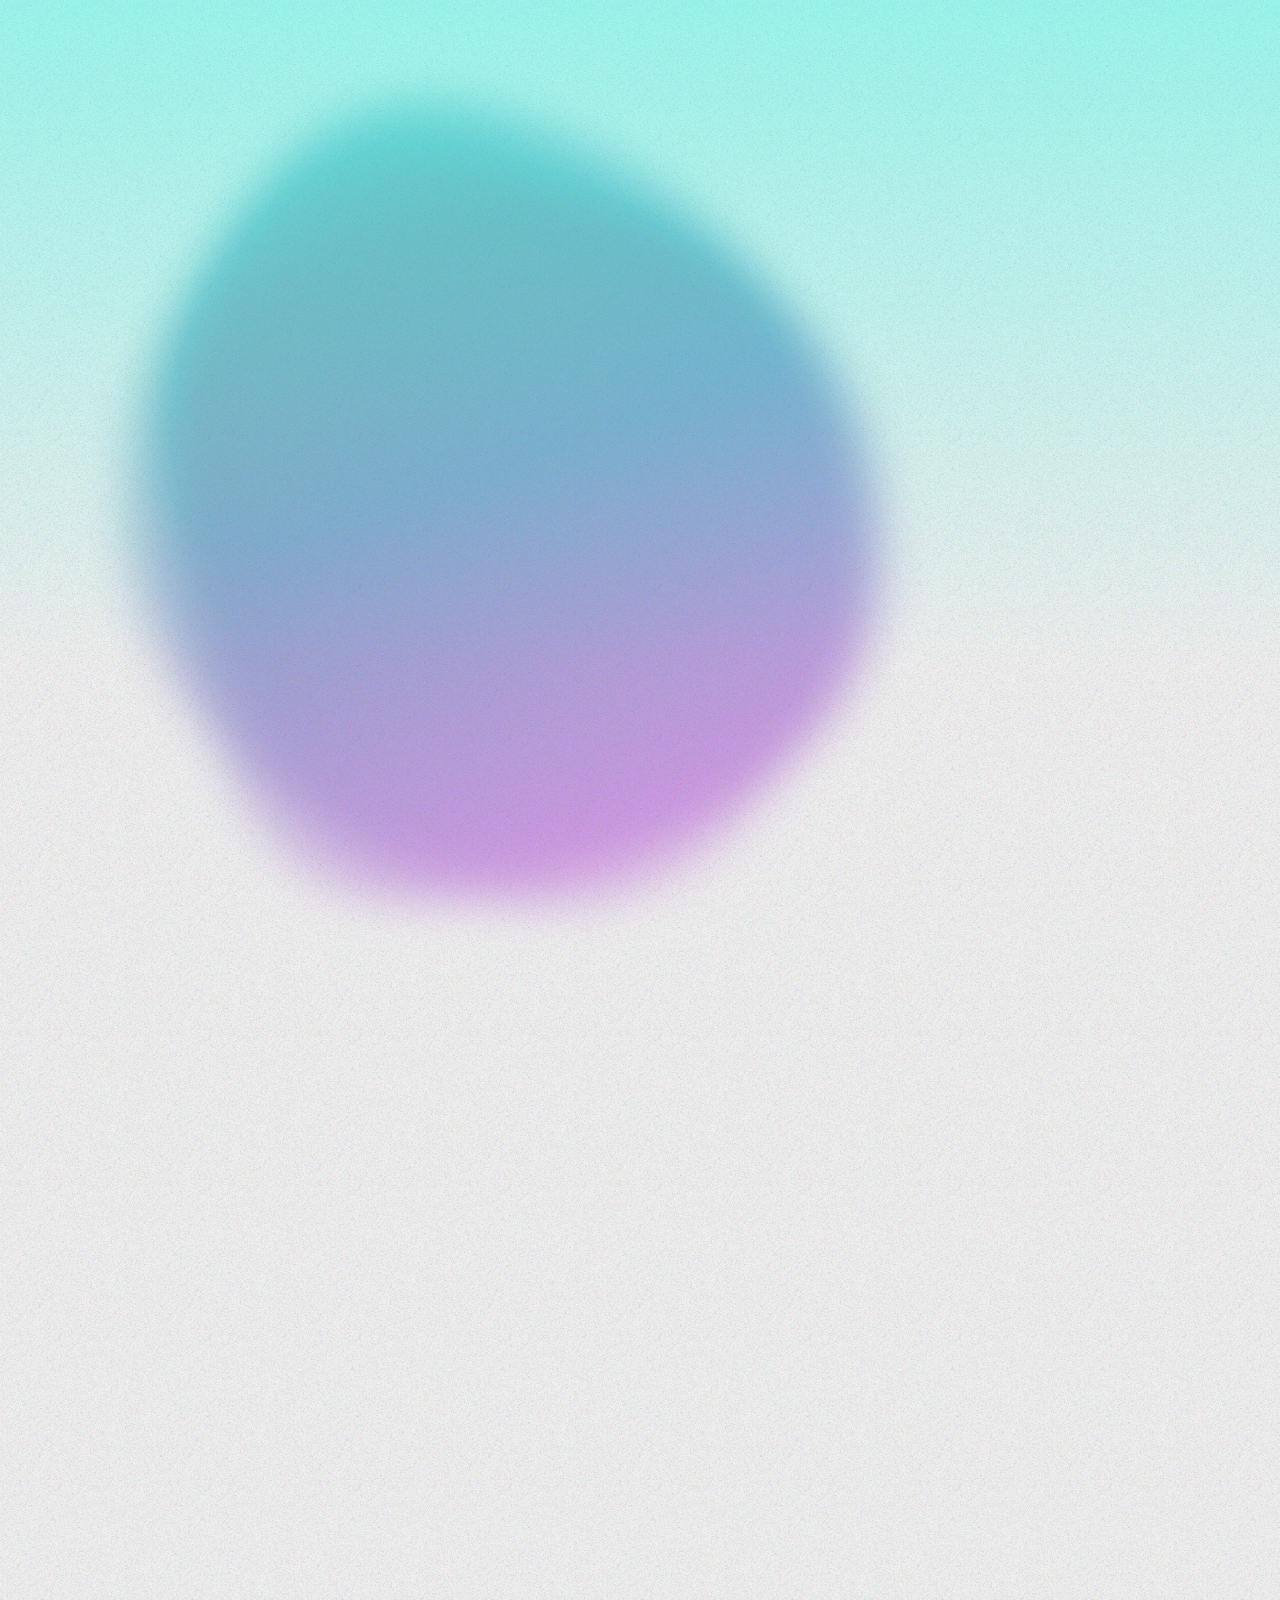
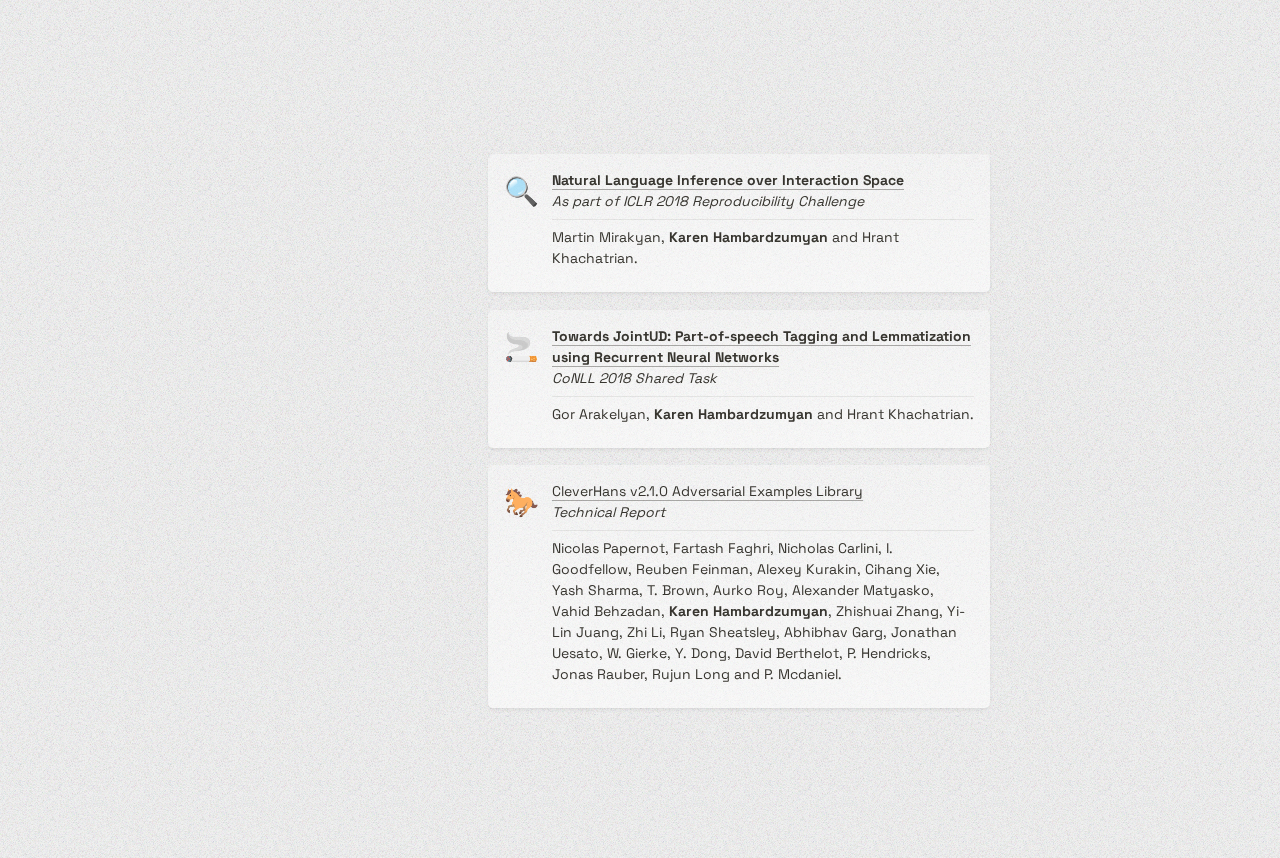
<file: index.html>
<!DOCTYPE html>
<html>
<head>
  <!-- Google tag (gtag.js) -->
  <script async src="https://www.googletagmanager.com/gtag/js?id=G-D3QLKN5TDM"></script>
  <script>
    window.dataLayer = window.dataLayer || [];
    function gtag(){dataLayer.push(arguments);}
    gtag('js', new Date());

    gtag('config', 'G-D3QLKN5TDM');
  </script>
  <meta http-equiv="Content-Type" content="text/html; charset=utf-8" />
  <title>Karen Hambardzumyan / mahnerak</title>
  <link rel="stylesheet" href="base.css">
  <link rel="stylesheet" href="https://fonts.googleapis.com/css2?family=Space+Mono&display=swap">
  <link rel="stylesheet" href="https://fonts.googleapis.com/css2?family=Space+Grotesk:wght@300;400;500;600;700&display=swap">
  <link rel="stylesheet" href="styles.css">
</head>
<body>
  <div class="xpage">
    <article class="page sans">
      <header>
        <div class="page-header-icon _00 s">
          <img class="icon" src="circle-avatar.png" />
        </div>
        <h1 class="page-title _01 s">Karen Hambardzumyan / mahnerak</h1>
        <p class="page-description"></p>
      </header>
      <div class="page-body">
        <div>
          <h3 class="_02 s">
            PhD Student @ FAIR (Meta) and UCL NLP (University College London)
          </h3>
          <h3 class="_03 s">
            Supervised by amazing <a href="https://lena-voita.github.io/">Lena Voita</a> and <a
              href="https://pontus.stenetorp.se/">Pontus Stenetorp</a>
          </h3>
          <br>
          <h3 class="_04 s">
            Primary Maintainer of <a href="https://github.com/aimhubio/aim">Aim</a>
          </h3>
          <h3 class="_05 s">
            Ex: <a href="https://yerevann.com">YerevaNN</a>, <a href="https://www.isi.edu/">USC ISI</a>, <a
              href="https://ysu.am">Yerevan State University</a>
          </h3>
        </div>
        <div class="column-list">
          <div style="width:25%" class="column">

            
            <h3 class="_06 s">Links</h3>
            <div class="_07 s">
              <p>
                <a href="#"><span id="email">········@·····.···</span><script>const initialEmail="········@·····.···";let currentEmail="········@·····.···";const actions=[{position:3,char:"i",after:"@"},{position:6,char:"a"},{position:5,char:"r"},{position:4,char:"l",after:"@"},{position:1,char:"o",after:"."},{position:2,char:"a",after:"@"},{position:1,char:"a"},{position:0,char:"g",after:"@"},{position:0,char:"c",after:"."},{position:7,char:"k"},{position:1,char:"m",after:"@"},{position:3,char:"n"},{position:2,char:"m",after:"."},{position:4,char:"e"},{position:0,char:"m"},{position:2,char:"h"}];function updateEmail(i){let t=currentEmail.split(/[@.]/),a;a="@"===i.after?t[1]:"."===i.after?t[2]:t[0];let o=a.slice(0,i.position)+i.char+a.slice(i.position+1);"@"===i.after?t[1]=o:"."===i.after?t[2]=o:t[0]=o,currentEmail=t[0]+"@"+t[1]+"."+t[2],document.getElementById("email").innerHTML=currentEmail,document.getElementById("email").href="mailto:"+currentEmail}function runActions(){actions.forEach((i,t)=>{setTimeout(()=>{updateEmail(i)},400*t)})}runActions();</script></a>
              </p>
              <hr />
              <p>
                <a href="https://github.com/mahnerak">GitHub</a>
              </p>
              <p>
                <a href="https://scholar.google.com/citations?user=V3JjNJ0AAAAJ&amp;hl=en">Google Scholar</a>
              </p>
              <p>
                <a href="https://www.semanticscholar.org/author/Karen-Hambardzumyan/5641536">Semantic Scholar</a>
              </p>
              <p>
                <a href="https://twitter.com/mahnerak">Twitter</a>
              </p>
            </div>


            <h3 class="_08 s">Résumé</h3>
            <div class="_09 s">
              <p>(not up-to-date)
                <a href="https://drive.google.com/file/d/1vNh7pkfG14PjJ4I0Ty3IaM1p6VeI9wJP">mahnerak-CV.pdf</a>
              </p>
            </div>


            <h3 class="_10 s">Skills</h3>
            <div class="_11 s">
              <ul class="bulleted-list">
                <li style="list-style-type:disc">Algorithms and Data Structures,</li>
              </ul>
              <ul class="bulleted-list">
                <li style="list-style-type:disc">Python, C, C++, Javascript,</li>
              </ul>
              <ul class="bulleted-list">
                <li style="list-style-type:disc">Machine Learning, Neural Networks, Natural Language Processing,</li>
              </ul>
              <ul class="bulleted-list">
                <li style="list-style-type:disc">Relation Extraction, Event Extraction, Distant Supervision,</li>
              </ul>
              <ul class="bulleted-list">
                <li style="list-style-type:disc">Neural Machine Translation, Language Generation,</li>
              </ul>
              <ul class="bulleted-list">
                <li style="list-style-type:disc">PyTorch, AllenNLP, FairSeq, Tensorflow, Keras</li>
              </ul>
            </div>
          </div>

          <div style="width:75%" class="column">
            <h3 class="_07 s">Research</h3>

            <figure class="block-color-gray_background callout _08 s" style="display:flex">
              <span class="icon">💂</span>
              <div>
                <strong>
                    <a href="https://arxiv.org/abs/2409.20089">Robust LLM safeguarding via refusal feature adversarial training</a>
                </strong>
                  <br />
                <em>Preprint</em>
                  <hr />
                <p>Lei Yu, Virginie Do, <strong>Karen Hambardzumyan</strong>, Nicola Cancedda </p>
              </div>
            </figure>

            <figure class="block-color-gray_background callout _08 s" style="display:flex" id="5b8e18a7-62dc-44d1-a462-70dbecd3df14">
              <span class="icon">🔬</span>
              <div>
                <strong>
                    <a href="https://arxiv.org/abs/2404.07004">LM Transparency Tool: Interactive Tool for Analyzing Transformer Language Models</a>
                </strong>
                  <br />
                <em>ACL 2024 Demo Track</em>
                  <hr />
                <p>Igor Tufanov, <strong>Karen Hambardzumyan</strong>, Javier Ferrando, Elena Voita </p>
              </div>
            </figure>

            <figure class="block-color-gray_background callout _09 s" style="display:flex" id="3fe05fa8-58cd-4d8b-abc7-7a7408c2416f">
              <span class="icon">📈</span>
              <div>
                <strong>
                  <a href="https://arxiv.org/abs/2301.03728">Scaling Laws for Generative Mixed-Modal Language Models</a>
                </strong>
                  <br/>
                <em>ICML 2023</em>
                  <hr />
                  <p>Armen Aghajanyan, Lili Yu, Alexis Conneau, Wei-Ning Hsu, <strong>Karen Hambardzumyan</strong>, Susan Zhang, Stephen Roller, Naman Goyal, Omer Levy, Luke Zettlemoyer </p>
              </div>
            </figure>

            <figure class="block-color-gray_background callout _10 s" style="display:flex" id="fb679435-4d89-4304-b4da-fc71bdbd7211">
              <span class="icon">🧫</span>
              <div>
                <strong>
                    <a href="https://arxiv.org/abs/2211.16349">BARTSmiles: Generative Masked Language Models for Molecular Representations</a>
                </strong>
                  <br />
                <em>Journal of Chemical Information and Modeling</em>
                  <hr />
                  <p>Gayane Chilingaryan, Hovhannes Tamoyan, Ani Tevosyan, Nelly Babayan, Lusine Khondkaryan, <strong>Karen Hambardzumyan</strong>, Zaven Navoyan, Hrant Khachatrian, Armen Aghajanyan </p>
              </div>
            </figure>

            <figure class="block-color-gray_background callout _11 s" style="display:flex" id="90db0adb-b0fc-4170-b9fb-64dd42090de7">
              <span class="icon">🌀</span>
              <div>
                <a href="https://mahnerak.com/WARP">
                  <strong>WARP: Word-level Adversarial ReProgramming</strong>
                </a>
                  <br />
                <em>ACL 2021</em>
                  <hr />
                <p>
                  <strong>Karen Hambardzumyan</strong>, Hrant Khachatrian and Jonathan May
                </p>
              </div>
            </figure>

            <figure class="block-color-gray_background callout _12 s" style="display:flex" id="1ce86a7d-73bd-4866-9e48-97e35957669a">
              <span class="icon">🉐</span>
              <div>
                <strong>
                    <a href="https://www.google.com/url?client=internal-element-cse&amp;cx=000299513257099441687:fkkgoogvtaw&amp;q=https://www.aclweb.org/anthology/2020.wmt-1.88/&amp;sa=U&amp;ved=2ahUKEwiGz4zg2ojxAhXkCmMBHZVMCegQFjACegQIAxAB&amp;usg=AOvVaw2L7CqAbYAP-15SMQW0Qzvh">YerevaNN&#x27;s Systems for WMT20 Biomedical Translation Task: The Effect of Fixing Misaligned Sentence Pairs</a>
                </strong>
                  <br />
                <em>WMT 2020 Shared Task Winner</em>
                  <hr />
                <p>
                  <strong>Karen Hambardzumyan</strong>, Hovhannes Tamoyan and Hrant Khachatrian
                </p>
              </div>
            </figure>

            <figure class="block-color-gray_background callout _13 s" style="display:flex" id="1c188799-1ad2-4f8a-af6c-7cdaec634fb0">
              <span class="icon">🧬</span>
              <div>
                <strong>
                    <a href="https://www.google.com/url?client=internal-element-cse&amp;cx=000299513257099441687:fkkgoogvtaw&amp;q=https://www.aclweb.org/anthology/W19-5019&amp;sa=U&amp;ved=2ahUKEwiGz4zg2ojxAhXkCmMBHZVMCegQFjADegQIAhAB&amp;usg=AOvVaw3XHmBmOIgflQqK-k2QXnkQ">BioRelEx 1.0: Biological Relation Extraction Benchmark</a>
                </strong>
                  <br />
                <em>BioNLP 2019 Workshop @ ACL</em>
                  <hr />
                  <p>Hrant Khachatrian, Lilit Nersisyan, <strong>Karen Hambardzumyan</strong>, Tigran Galstyan, Anna Hakobyan, Arsen Arakelyan, Andrey Rzhetsky and Aram Galstyan </p>
              </div>
            </figure>

            <figure class="block-color-gray_background callout _14s" style="display:flex" id="bf3c2526-96b4-4180-a4b9-8e0cbf2fe041">
              <span class="icon">🔍</span>
              <div>
                <strong>
                  <a href="https://arxiv.org/abs/1802.03198">Natural Language Inference over Interaction Space</a>
                </strong>
                  <br />
                <em>As part of ICLR 2018 Reproducibility Challenge</em>
                  <hr />
                <p>Martin Mirakyan, <strong>Karen Hambardzumyan</strong> and Hrant Khachatrian. </p>
              </div>
            </figure>

            <figure class="block-color-gray_background callout _15s" style="display:flex" id="01295662-4d86-4ff0-99e3-bcbc29bb76a2">
              <span class="icon">🚬</span>
              <div>
                <strong>
                    <a href="https://www.google.com/url?client=internal-element-cse&amp;cx=000299513257099441687:fkkgoogvtaw&amp;q=https://www.aclweb.org/anthology/K18-2018/&amp;sa=U&amp;ved=2ahUKEwiGz4zg2ojxAhXkCmMBHZVMCegQFjABegQICRAB&amp;usg=AOvVaw37dIOZp4M-frY03puJ3fkH">Towards JointUD: Part-of-speech Tagging and Lemmatization using Recurrent Neural Networks</a>
                </strong>
                  <br />
                <em>CoNLL 2018 Shared Task</em>
                  <hr />
                <p>Gor Arakelyan, <strong>Karen Hambardzumyan</strong> and Hrant Khachatrian. </p>
              </div>
            </figure>

            <figure class="block-color-gray_background callout _16s" style="display:flex" id="5ab432c5-343c-4f00-8e34-ca4c204dd204">
              <span class="icon">🐎</span>
              <div>
                <a href="https://arxiv.org/abs/1610.00768">CleverHans v2.1.0 Adversarial Examples Library</a>
                  <br />
                <em>Technical Report</em>
                  <hr />
                  <p>Nicolas Papernot, Fartash Faghri, Nicholas Carlini, I. Goodfellow, Reuben Feinman, Alexey Kurakin, Cihang Xie, Yash Sharma, T. Brown, Aurko Roy, Alexander Matyasko, Vahid Behzadan, <strong>Karen Hambardzumyan</strong>, Zhishuai Zhang, Yi-Lin Juang, Zhi Li, Ryan Sheatsley, Abhibhav Garg, Jonathan Uesato, W. Gierke, Y. Dong, David Berthelot, P. Hendricks, Jonas Rauber, Rujun Long and P. Mcdaniel. </p>
              </div>
            </figure>

          </div>
        </div>
      </div>
    </article>

  </div>
</body>
</html>
</file>
<file: base.css>
*,html{-webkit-print-color-adjust:exact}body,td,th{line-height:1.5}figcaption,p>.user,time{opacity:.5}.selected-value,td>.user,td>time{white-space:nowrap}figcaption,p{margin-top:.5em}.image,.text-icon{text-align:center}.code-wrap,.source{word-break:break-all}.checkbox,.icon{vertical-align:text-bottom}*{box-sizing:border-box}body,html{margin:0;padding:0}@media only screen{body{margin:2em auto;max-width:900px;color:#37352f}}body{white-space:pre-wrap}a,a.visited{color:inherit;text-decoration:underline}.pdf-relative-link-path{font-size:80%;color:#444}h1,h2,h3{letter-spacing:-.01em;line-height:1.2;font-weight:600;margin-bottom:0}.page-title{font-size:2.5rem;font-weight:700;margin-top:0;margin-bottom:.75em}.collection-content,.simple-table{font-size:.875rem}.link-to-page,.simple-table-header{font-weight:500}h1{font-size:1.875rem;margin-top:1.875rem}h2{font-size:1.5rem;margin-top:1.5rem}h3{font-size:1.25rem;margin-top:1.25rem}.source{border:1px solid #ddd;border-radius:3px;padding:1.5em}.callout{border-radius:3px;padding:1rem}figure{margin:1.25em 0;page-break-inside:avoid}figcaption{font-size:85%}mark{background-color:transparent}.code>code,hr{background:0 0}.indented{padding-left:1.5em}hr{display:block;width:100%;height:1px;visibility:visible;border:none;border-bottom:1px solid rgba(55,53,47,.09)}img{max-width:100%}@media only print{img{max-height:100vh;object-fit:contain}}@page{margin:1in}.column-list{display:flex;justify-content:space-between}.column{padding:0 1em}.column:first-child{padding-left:0}.column:last-child{padding-right:0}.table_of_contents-item{display:block;font-size:.875rem;line-height:1.3;padding:.125rem}.collection-title,.icon,.selected-value{display:inline-block}.table_of_contents-indent-1{margin-left:1.5rem}.table_of_contents-indent-2{margin-left:3rem}.table_of_contents-indent-3{margin-left:4.5rem}.table_of_contents-link{text-decoration:none;opacity:.7;border-bottom:1px solid rgba(55,53,47,.18)}table,td,th{border:1px solid rgba(55,53,47,.09);border-collapse:collapse}.page-header-icon img,.selected-value,img.icon{border-radius:3px}table{border-left:none;border-right:none}td,th{font-weight:400;padding:.25em .5em;min-height:1.5em;text-align:left}th{color:rgba(55,53,47,.6)}ol,ul{margin:0;margin-block-start:0.6em;margin-block-end:0.6em}li>ol:first-child,li>ul:first-child{margin-block-start:0.6em}ul>li{list-style:disc;padding-left:.1em}ul.to-do-list{padding-inline-start:0}ul.to-do-list>li,ul.toggle>li{list-style:none}.to-do-children-checked{text-decoration:line-through;opacity:.375}.bookmark,.icon{text-decoration:none}ul{padding-inline-start:1.7em}ol{padding-inline-start:1.6em}ol>li{padding-left:.2em}.mono ol{padding-inline-start:2em}.mono ol>li{text-indent:-.4em}.toggle{padding-inline-start:0em;list-style-type:none}.toggle>li>details{padding-left:1.7em}.toggle>li>details>summary{margin-left:-1.1em}.selected-value{padding:0 .5em;background:rgba(206,205,202,.5);margin-right:.5em;margin-top:.3em;margin-bottom:.3em}.collection-title{margin-right:1em}.page-description{margin-bottom:2em}.simple-table{margin-top:1em;empty-cells:show}.simple-table td,.simple-table th{height:29px;min-width:120px}.simple-table-header-color{background:#f7f6f3;color:#000}.icon{max-width:1.2em;max-height:1.2em;margin-right:.5em}.user-icon{width:1.5em;height:1.5em;border-radius:100%;margin-right:.5rem}.user-icon-inner{font-size:.8em}.text-icon{border:1px solid #000}.image,.link-to-page{border:none;padding:0}.page-cover-image{display:block;object-fit:cover;width:100%;max-height:30vh}.page-header-icon{font-size:3rem;margin-bottom:1rem}.page-header-icon-with-cover{margin-top:-.72em;margin-left:.07em}.link-to-page{margin:1em 0}input[type=checkbox]{transform:scale(1.5);margin-right:.6em;vertical-align:middle}p{margin-bottom:.5em}.image{margin:1.5em 0;border-radius:0}.code,code{background:rgba(135,131,120,.15);border-radius:3px;padding:.2em .4em;font-size:85%;tab-size:2}code{color:#eb5757}.code{padding:1.5em 1em}.code-wrap{white-space:pre-wrap}.code>code{padding:0;font-size:100%;color:inherit}blockquote{font-size:1.25em;margin:1em 0;padding-left:1em;border-left:3px solid #37352f}.bookmark{max-height:8em;padding:0;display:flex;width:100%;align-items:stretch}.bookmark-title{font-size:.85em;overflow:hidden;text-overflow:ellipsis;height:1.75em;white-space:nowrap}.bookmark-text{display:flex;flex-direction:column}.bookmark-info{flex:4 1 180px;padding:12px 14px 14px;display:flex;flex-direction:column;justify-content:space-between}.bookmark-image{width:33%;flex:1 1 180px;display:block;position:relative;object-fit:cover;border-radius:1px}.bookmark-description{color:rgba(55,53,47,.6);font-size:.75em;overflow:hidden;max-height:4.5em;word-break:break-word}.bookmark-href{font-size:.75em;margin-top:.25em}.sans{font-family:ui-sans-serif,-apple-system,BlinkMacSystemFont,"Segoe UI Variable Display","Segoe UI",Helvetica,"Apple Color Emoji",Arial,sans-serif,"Segoe UI Emoji","Segoe UI Symbol"}.code{font-family:SFMono-Regular,Menlo,Consolas,"PT Mono","Liberation Mono",Courier,monospace}.serif{font-family:Lyon-Text,Georgia,ui-serif,serif}.mono{font-family:iawriter-mono,Nitti,Menlo,Courier,monospace}.pdf .sans{font-family:Inter,ui-sans-serif,-apple-system,BlinkMacSystemFont,"Segoe UI Variable Display","Segoe UI",Helvetica,"Apple Color Emoji",Arial,sans-serif,"Segoe UI Emoji","Segoe UI Symbol",Twemoji,'Noto Color Emoji','Noto Sans CJK JP'}.pdf:lang(zh-CN) .sans{font-family:Inter,ui-sans-serif,-apple-system,BlinkMacSystemFont,"Segoe UI Variable Display","Segoe UI",Helvetica,"Apple Color Emoji",Arial,sans-serif,"Segoe UI Emoji","Segoe UI Symbol",Twemoji,'Noto Color Emoji','Noto Sans CJK SC'}.pdf:lang(zh-TW) .sans{font-family:Inter,ui-sans-serif,-apple-system,BlinkMacSystemFont,"Segoe UI Variable Display","Segoe UI",Helvetica,"Apple Color Emoji",Arial,sans-serif,"Segoe UI Emoji","Segoe UI Symbol",Twemoji,'Noto Color Emoji','Noto Sans CJK TC'}.pdf:lang(ko-KR) .sans{font-family:Inter,ui-sans-serif,-apple-system,BlinkMacSystemFont,"Segoe UI Variable Display","Segoe UI",Helvetica,"Apple Color Emoji",Arial,sans-serif,"Segoe UI Emoji","Segoe UI Symbol",Twemoji,'Noto Color Emoji','Noto Sans CJK KR'}.pdf .code{font-family:Source Code Pro,SFMono-Regular,Menlo,Consolas,"PT Mono","Liberation Mono",Courier,monospace,Twemoji,'Noto Color Emoji','Noto Sans Mono CJK JP'}.pdf:lang(zh-CN) .code{font-family:Source Code Pro,SFMono-Regular,Menlo,Consolas,"PT Mono","Liberation Mono",Courier,monospace,Twemoji,'Noto Color Emoji','Noto Sans Mono CJK SC'}.pdf:lang(zh-TW) .code{font-family:Source Code Pro,SFMono-Regular,Menlo,Consolas,"PT Mono","Liberation Mono",Courier,monospace,Twemoji,'Noto Color Emoji','Noto Sans Mono CJK TC'}.pdf:lang(ko-KR) .code{font-family:Source Code Pro,SFMono-Regular,Menlo,Consolas,"PT Mono","Liberation Mono",Courier,monospace,Twemoji,'Noto Color Emoji','Noto Sans Mono CJK KR'}.pdf .serif{font-family:PT Serif,Lyon-Text,Georgia,ui-serif,serif,Twemoji,'Noto Color Emoji','Noto Serif CJK JP'}.pdf:lang(zh-CN) .serif{font-family:PT Serif,Lyon-Text,Georgia,ui-serif,serif,Twemoji,'Noto Color Emoji','Noto Serif CJK SC'}.pdf:lang(zh-TW) .serif{font-family:PT Serif,Lyon-Text,Georgia,ui-serif,serif,Twemoji,'Noto Color Emoji','Noto Serif CJK TC'}.pdf:lang(ko-KR) .serif{font-family:PT Serif,Lyon-Text,Georgia,ui-serif,serif,Twemoji,'Noto Color Emoji','Noto Serif CJK KR'}.pdf .mono{font-family:PT Mono,iawriter-mono,Nitti,Menlo,Courier,monospace,Twemoji,'Noto Color Emoji','Noto Sans Mono CJK JP'}.pdf:lang(zh-CN) .mono{font-family:PT Mono,iawriter-mono,Nitti,Menlo,Courier,monospace,Twemoji,'Noto Color Emoji','Noto Sans Mono CJK SC'}.pdf:lang(zh-TW) .mono{font-family:PT Mono,iawriter-mono,Nitti,Menlo,Courier,monospace,Twemoji,'Noto Color Emoji','Noto Sans Mono CJK TC'}.pdf:lang(ko-KR) .mono{font-family:PT Mono,iawriter-mono,Nitti,Menlo,Courier,monospace,Twemoji,'Noto Color Emoji','Noto Sans Mono CJK KR'}.highlight-default,.highlight-default_background{color:#37352f}.block-color-gray,.highlight-gray{color:#787774;fill:rgba(120,119,116,1)}.block-color-brown,.highlight-brown{color:#9f6b53;fill:rgba(159,107,83,1)}.block-color-orange,.highlight-orange{color:#d9730d;fill:rgba(217,115,13,1)}.block-color-yellow,.highlight-yellow{color:#cb912f;fill:rgba(203,145,47,1)}.block-color-teal,.highlight-teal{color:#448361;fill:rgba(68,131,97,1)}.block-color-blue,.highlight-blue{color:#337ea9;fill:rgba(51,126,169,1)}.block-color-purple,.highlight-purple{color:#9065b0;fill:rgba(144,101,176,1)}.block-color-pink,.highlight-pink{color:#c14c8a;fill:rgba(193,76,138,1)}.block-color-red,.highlight-red{color:#d44c47;fill:rgba(212,76,71,1)}.block-color-gray_background,.highlight-gray_background{background:#f1f1ef}.block-color-brown_background,.highlight-brown_background{background:#f4eeee}.block-color-orange_background,.highlight-orange_background{background:#fbecdd}.block-color-yellow_background,.highlight-yellow_background{background:#fbedd6}.block-color-teal_background,.highlight-teal_background{background:#edf3ec}.block-color-blue_background,.highlight-blue_background{background:#e7f3f8}.block-color-purple_background,.highlight-purple_background{background:rgba(244,240,247,.8)}.block-color-pink_background,.highlight-pink_background{background:rgba(249,238,243,.8)}.block-color-red_background,.highlight-red_background{background:#fdebec}.block-color-default,.block-color-default_background{color:inherit;fill:inherit}.select-value-color-uiBlue{background-color:rgba(35,131,226,.07)}.select-value-color-pink{background-color:#f5e0e9}.select-value-color-purple{background-color:#e8deee}.select-value-color-green{background-color:#dbeddb}.select-value-color-gray{background-color:#e3e2e0}.select-value-color-transparentGray{background-color:rgba(227,226,224,0)}.select-value-color-translucentGray{background-color:rgba(0,0,0,.06)}.select-value-color-orange{background-color:#fadec9}.select-value-color-brown{background-color:#eee0da}.select-value-color-red{background-color:#ffe2dd}.select-value-color-yellow{background-color:#f9e4bc}.select-value-color-blue{background-color:#d3e5ef}.select-value-color-pageGlass,.select-value-color-washGlass{background-color:undefined}.checkbox{display:inline-flex;width:16;height:16;background-size:16px;margin-left:2px;margin-right:5px}.checkbox-on{background-image:url("data:image/svg+xml;charset=UTF-8,%3Csvg%20width%3D%2216%22%20height%3D%2216%22%20viewBox%3D%220%200%2016%2016%22%20fill%3D%22none%22%20xmlns%3D%22http%3A%2F%2Fwww.w3.org%2F2000%2Fsvg%22%3E%0A%3Crect%20width%3D%2216%22%20height%3D%2216%22%20fill%3D%22%2358A9D7%22%2F%3E%0A%3Cpath%20d%3D%22M6.71429%2012.2852L14%204.9995L12.7143%203.71436L6.71429%209.71378L3.28571%206.2831L2%207.57092L6.71429%2012.2852Z%22%20fill%3D%22white%22%2F%3E%0A%3C%2Fsvg%3E")}.checkbox-off{background-image:url("data:image/svg+xml;charset=UTF-8,%3Csvg%20width%3D%2216%22%20height%3D%2216%22%20viewBox%3D%220%200%2016%2016%22%20fill%3D%22none%22%20xmlns%3D%22http%3A%2F%2Fwww.w3.org%2F2000%2Fsvg%22%3E%0A%3Crect%20x%3D%220.75%22%20y%3D%220.75%22%20width%3D%2214.5%22%20height%3D%2214.5%22%20fill%3D%22white%22%20stroke%3D%22%2336352F%22%20stroke-width%3D%221.5%22%2F%3E%0A%3C%2Fsvg%3E")}
</file>
<file: styles.css>
body,h3{margin:0}.notion-sub_header-block *{font-weight:700;line-height:1.15}a>span{opacity:1!important}.notion-frame{height:auto!important}div.notion-topbar,div.notion-topbar-mobile>div:nth-child(3),div.notion-topbar-mobile>div:nth-child(4),div.notion-topbar>div>div:nth-child(3),div.notion-topbar>div>div:nth-child(4),div.notion-topbar>div>div:nth-child(5),div.notion-topbar>div>div:nth-child(6){display:none!important}div.notion-topbar-mobile>div:nth-child(1n).toggle-mode,div.notion-topbar>div>div:nth-child(1n).toggle-mode{display:block!important}.notion-cursor-listener{cursor:unset!important}figure[id="90db0adb-b0fc-4170-b9fb-64dd42090de7"]{box-shadow:0 0 0 1px #008bff,0 2px 7px #00000017,0 1px 2px #00000029,0 0 0 .5px #ffffffb8 inset!important}::selection{background:rgb(255 226 0 / 87%)}body{background-size:1000px 1000px!important;background-repeat:no-repeat!important;background-attachment:fixed;background-image:url("[data-uri]")!important;max-width:none;width:auto;padding:0;white-space:normal}.xpage{background-color:#e8e8e899;-webkit-backdrop-filter:blur(22px) hue-rotate(290deg);backdrop-filter:blur(22px) hue-rotate(290deg);background-image:url([data-uri]);background-size:150px 150px;width:auto;padding:100px calc((100vw - 700px)/ 2)}figure.callout{background-color:transparent!important;background-image:linear-gradient(0deg,#ffffff91,#ffffff7a,#ffffff5e)!important;border-radius:5px!important;box-shadow:0 2px 4px -1px #0000001a;font-size:14px}img.icon{width:124px;height:124px;max-width:124px;max-height:124px}*{font-family:"Space Grotesk",Inter}.page-title,h1{padding-top:3px;padding-left:2px;padding-right:2px;margin:0;font-size:32px;font-weight:900}h3{padding:3px 2px;font-weight:600;line-height:1.3;font-size:18px}.column{padding:0 23px}.column-list a{font-size:14px;line-height:1.5}a{text-decoration:none;border-bottom:.05em solid;border-color:rgba(55,53,47,.4)}.column-list{padding:32px 0}.xpage:before{background-image:linear-gradient(0deg,#ffffff00 26%,#00ffe759);top:0;left:0;right:0;height:100vh;display:block;content:"";position:fixed;z-index:-1}span.icon{font-size:2em}ul{padding-inline-start:0em} span#email {font-family: 'Space Mono' !important;}
.s{animation:.3s forwards smooth-entry;opacity:0}@keyframes smooth-entry{0%{opacity:0;-webkit-transform:translateY(+1.4em);-moz-transform:translateY(+1.4em);-ms-transform:translateY(+1.4em);-o-transform:translateY(+1.4em);transform:translateY(+1.4em)}100%{opacity:1;-webkit-transform:translateY(0);-moz-transform:translateY(0);-ms-transform:translateY(0);-o-transform:translateY(0);transform:translateY(0)}}
._01{animation-delay:.1s}._02{animation-delay:.2s}._03{animation-delay:.3s}._04{animation-delay:.4s}._05{animation-delay:.5s}._06{animation-delay:.6s}._07{animation-delay:.7s}._08{animation-delay:.8s}._09{animation-delay:.9s}._10{animation-delay:1s}._11{animation-delay:1.1s}._12{animation-delay:1.2s}._13{animation-delay:1.3s}._14{animation-delay:1.4s}._15{animation-delay:1.5s}
</file>
